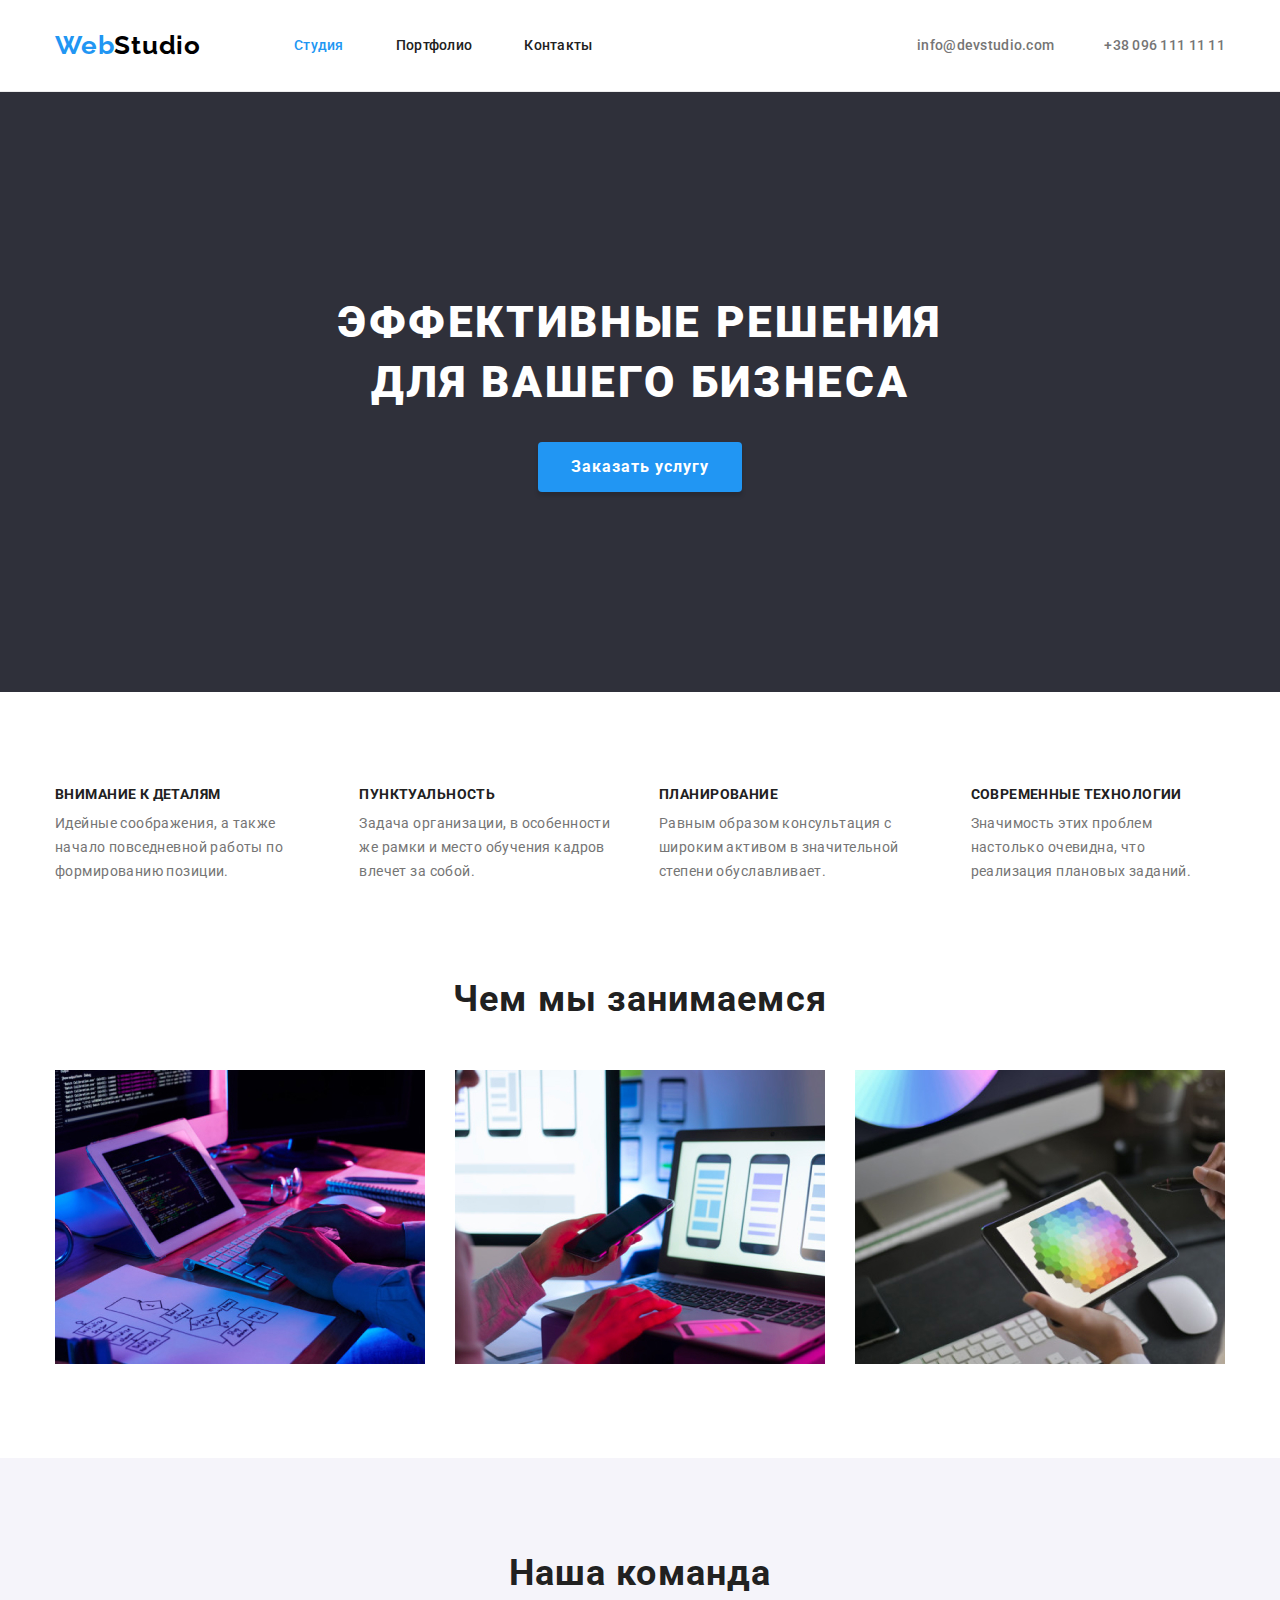
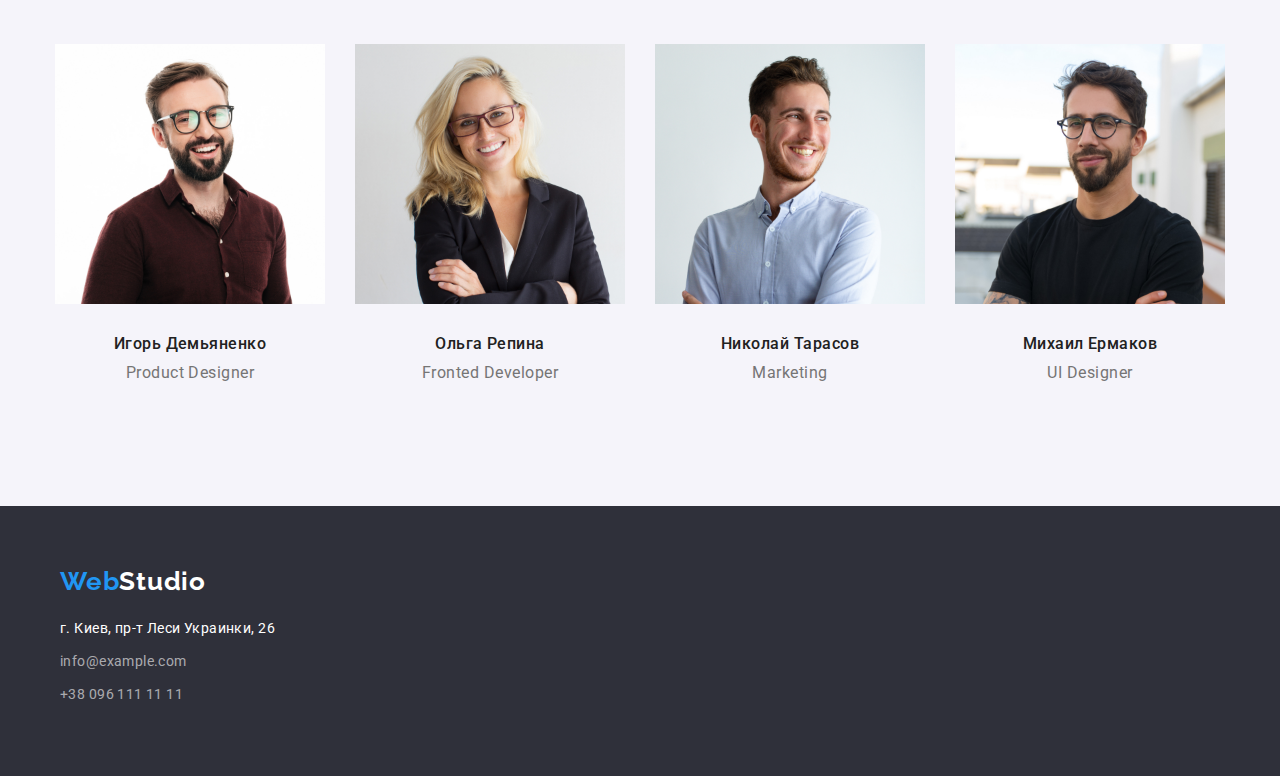
<file: index.html>
<!DOCTYPE html>
<html lang="en">
<head>
    <meta charset="UTF-8">
    <title>Webstudio</title>
    <link rel="stylesheet" href="https://cdnjs.cloudflare.com/ajax/libs/modern-normalize/1.0.0/modern-normalize.min.css">
    <link rel="preconnect" href="https://fonts.gstatic.com">
    <link href="https://fonts.googleapis.com/css2?family=Raleway:wght@700&family=Roboto:wght@400;500;700;900&display=swap"
      rel="stylesheet">
    <link rel="stylesheet" href="./css/styles.css" />

</head>
   <body>
    
      <header class="header">  <!--header container-->           
            <!--Main menu-->
            <div class="container">
               <nav class="site-nav">
                  <a class="logo" href="index.html"><span class="logoweb">Web</span><span class="logo-studio-header">Studio</span></a>    
                <ul class="nav-list"> 
                 <li class="nav-list-item"><a class="nav-list-link current" href="index.html">Студия</a></li>
                 <li class="nav-list-item"><a class="nav-list-link" href="portfolio.html">Портфолио</a></li>
                 <li class="nav-list-item"><a class="nav-list-link" href="#">Контакты</a></li>
                </ul>
                </nav>             
                    <address class="address">  <!--Contacts container-->
                      <ul class="header-address" >
                       <li class="header-mail"><a class="header-mail-link" href="mailto:info@devstudio.com">info@devstudio.com</a></li> 
                       <li class="header-tel"><a class="header-tel-link" href="tel:+380961111111">+38 096 111 11 11</a></li>  
                      </ul>
                    </address>
            </div>
      </header>
            <main>
         <section class="hero"> <!--HERO-->    
          <div class="hero-container">
             <h1 class="hero-title">эффективные решения </br>для вашего бизнеса</h1>
            <div class="button"> <!--button-->
             <button class="hero-button">Заказать услугу</button>
            </div>
          </div>                
         </section>

            
             <section class="features"> <!--characteristics-->
                      <div class="container">
                        <h2 hidden></h2>           
                          <ul class="features-list">
                            <li class="features-list-item"><h3 class="features-list-item-name">внимание к деталям</h3>
                            <p class="features-description">Идейные соображения, а также начало повседневной работы по формированию позиции.</p></li>
                         <li class="features-list-item"><h3 class="features-list-item-name">пунктуальность</h3>
                            <p class="features-description">Задача организации, в особенности же рамки и место обучения кадров влечет за собой.</p></li>
                          <li class="features-list-item"><h3 class="features-list-item-name">планирование</h3>
                            <p class="features-description">Равным образом консультация с широким активом в значительной степени обуславливает. </p> </li>
                         <li class="features-list-item"><h3 class="features-list-item-name">современные технологии</h3>
                            <p class="features-description">Значимость этих проблем настолько очевидна, что реализация плановых заданий.</p></li>
                          </ul>
                      </div>
             </section>                  
                     <section class="our-work"> <!--our work-->   
              <div class="container">
                <h2 class="title">Чем мы занимаемся</h2>
                        <ul class="our-work-list">
                            <li class="our-work-list-item"><img class="our-work-imges" src="./images/photo1.jpg" alt="photo1" width="370" height="294"/></li>
                            <li class="our-work-list-item"><img class="our-work-imges" src="./images/photo2.jpg" alt="photo2" width="370" height="294"/></li>
                            <li class="our-work-list-item"><img class="our-work-imges" src="./images/photo3.jpg" alt="photo3" width="370" height="294"/></li>
                        </ul>
                      </div>           
             </section>

                    <section class="our-team"> <!--our team-->                       
                          <div class="container">
                             <h2 class="title">Наша команда</h2>
                          <ul class="our-team-list">
                            <li class="our-team-list-item"> <!--desiner-->
                               <img class="our-team-images" src="./images/photo4.jpg" alt="desiner" width="270" height="260"/>
                               <div class="decription">
                                 <h3 class="our-team-name">Игорь Демьяненко</h3>          
                                 <p class="our-team-position">Product Designer</p>
                               </div>                   
                            </li>            
                         
                            <li class="our-team-list-item"> <!--developer-->                               
                              <img class="our-team-images" src="./images/photo5.jpg" alt="developer" width="270" height="260"/>
                              <div class="decription">
                                <h3 class="our-team-name">Ольга Репина</h3>
                                <p class="our-team-position">Fronted Developer</p>
                            </div>                
                            </li>        
                                

                            <li class="our-team-list-item"> <!--marketing-->                                
                              <img class="our-team-images" src="./images/photo6.jpg" alt="marketing" width="270" height="260" />
                              <div class="decription">
                                <h4 class="our-team-name">Николай Тарасов</h4>              
                              <p class="our-team-position">Marketing</p>                       
                              </div>
                            </li>

                            <li class="our-team-list-item"> <!--ui desiner-->                               
                              <img class="our-team-images" src="./images/photo7.jpg" alt="uidesiner" width="270" height="260"/>
                              <div class="decription">
                              <h3 class="our-team-name">Михаил Ермаков</h3>
                              <p class="our-team-position">UI Designer</p>       
                              </div>
                            </li>
                          </ul>
                        </section>
                        </div>
                        
                 </main> 
                    
                 

                 <footer class="footer">
                   <div class="footer-container container">
                        <a class="logo" href="/main"><span class="logoweb">Web</span><span class="logo-studio-footer">Studio</span></a>
                       <address class="address">
                          <p class="footer-address-street">г. Киев, пр-т Леси Украинки, 26</p> 
                            <ul class="footer-address">
                                <li class="footer-mail"><a class="footer-mail-link" href="mailto:info@example.com">info@example.com</a></li>
                                <li class="footer-tel"><a class="footer-tel-link" href="tel:+380961111111">+38 096 111 11 11</a></li>
                            </ul>
                        </address>
                    </div>
                  </footer>
                  
        
   </body>
    </html>
</file>
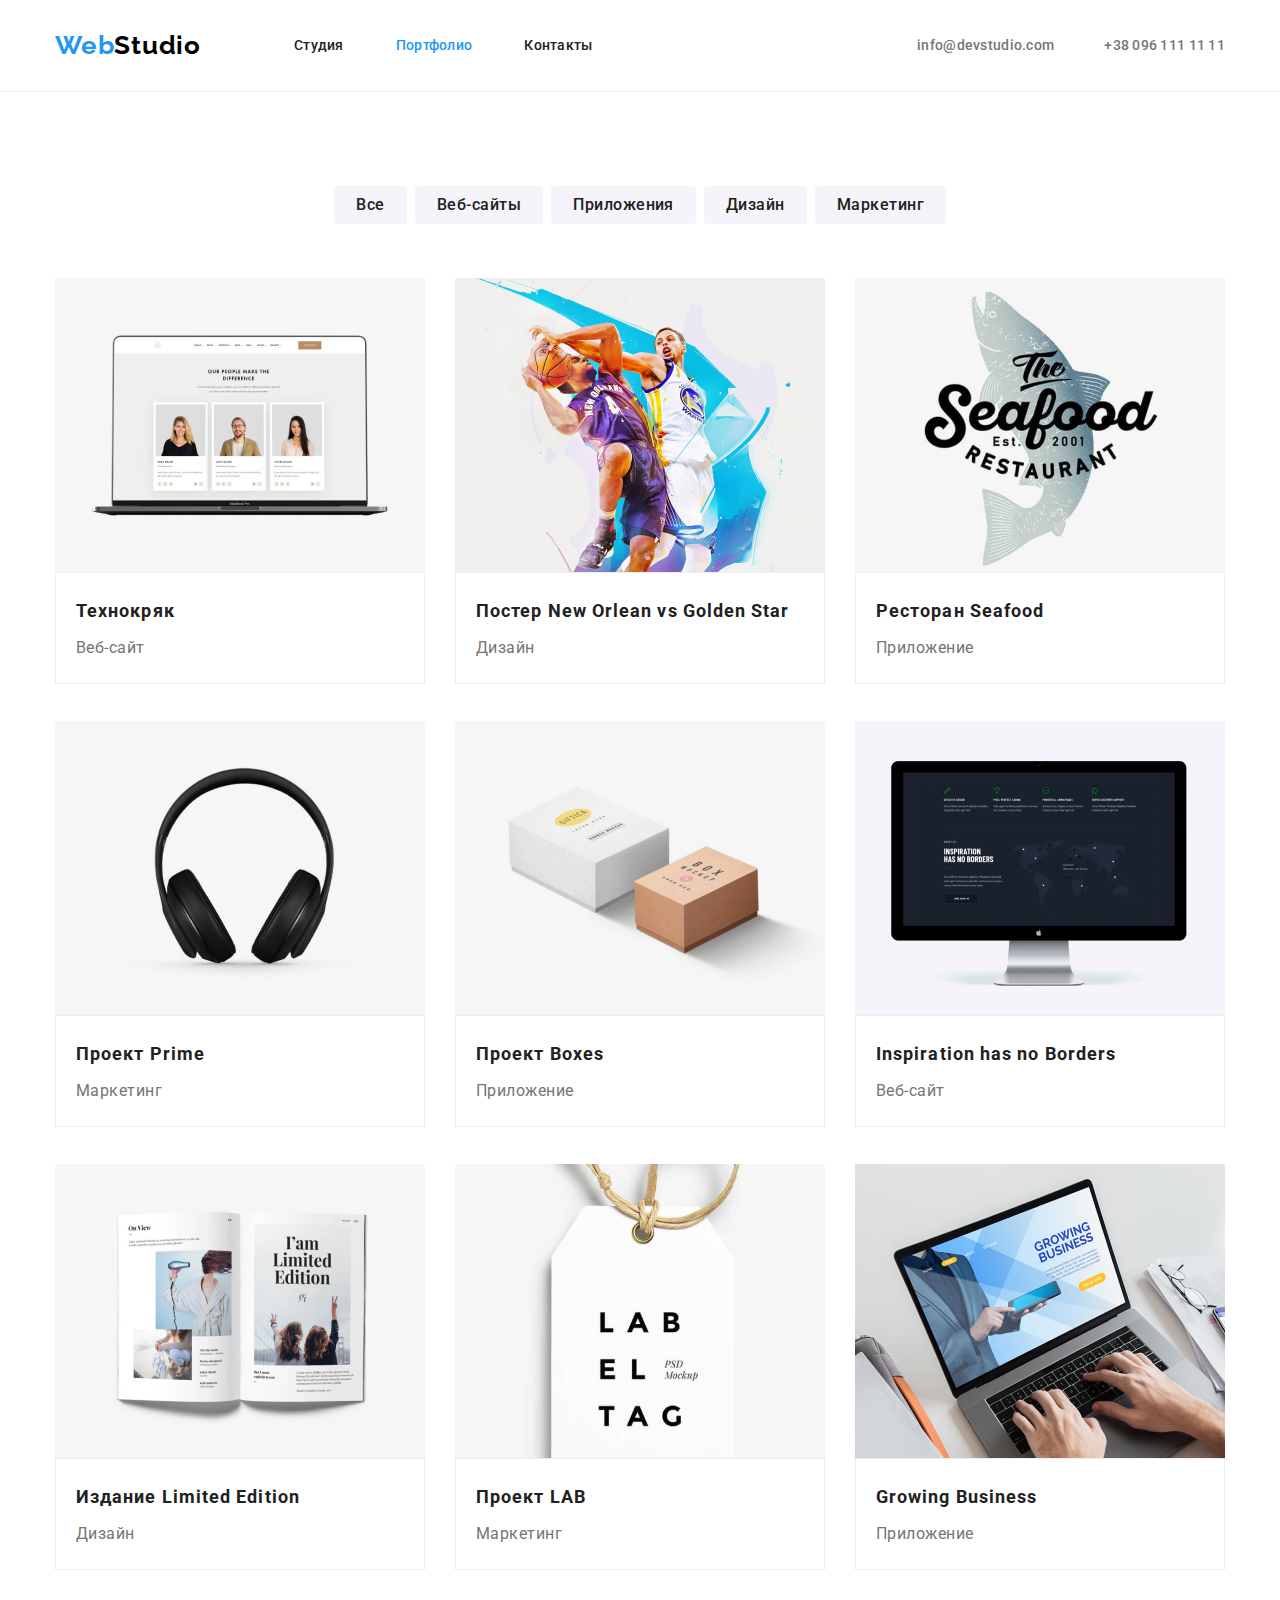
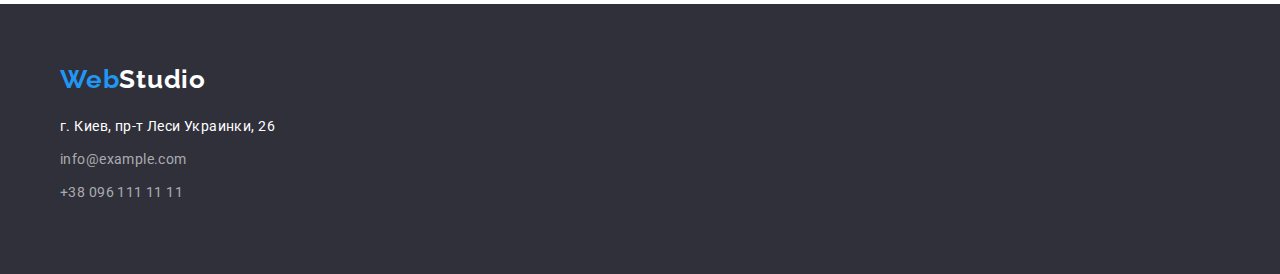
<file: portfolio.html>
<!DOCTYPE html>
<html lang="en">
<head>
    <meta charset="UTF-8">
    <title>Webstudio</title>
    <link rel="stylesheet" href="https://cdnjs.cloudflare.com/ajax/libs/modern-normalize/1.0.0/modern-normalize.min.css">
    <link rel="preconnect" href="https://fonts.gstatic.com">
    <link href="https://fonts.googleapis.com/css2?family=Raleway:wght@700&family=Roboto:wght@400;500;700;900&display=swap"
      rel="stylesheet">
    <link rel="stylesheet" href="./css/styles.css" />
</head>
   <body>
    
    <header class="header">
      <!--header container-->   
      <!--Main menu-->
      <div class="container">
        <nav class="site-nav">
          <a class="logo" href="index.html"><span class="logoweb">Web</span><span
              class="logo-studio-header">Studio</span></a>
          <ul class="nav-list">
            <li class="nav-list-item"><a class="nav-list-link " href="index.html">Студия</a></li>
            <li class="nav-list-item"><a class="nav-list-link current" href="portfolio.html">Портфолио</a></li>
            <li class="nav-list-item"><a class="nav-list-link" href="#">Контакты</a></li>
          </ul>
        </nav>
        <address class="address">
          <!--Contacts container-->
          <ul class="header-address">
            <li class="header-mail"><a class="header-mail-link" href="mailto:info@devstudio.com">info@devstudio.com</a></li>
            <li class="header-tel"><a class="header-tel-link" href="tel:+380961111111">+38 096 111 11 11</a></li>
          </ul>
        </address>
      </div>
    </header>
            <main>
              <h1 hidden>Страница портфолио</h1>
         <section class="portfolio-buttons"> <!--menu-->   
          <div class="portfolio-buttons container">
              <ul class="buttons-list">
               <li class="portfolio-buttons-list-point"><button class="buttons-list-item btn-current">Все</button></li>
              <li class="portfolio-buttons-list-point"><button class="buttons-list-item">Веб-сайты</button></li>
              <li class="portfolio-buttons-list-point"><button class="buttons-list-item">Приложения</button></li>
              <li class="portfolio-buttons-list-point"><button class="buttons-list-item">Дизайн</button></li>
              <li class="portfolio-buttons-list-point"><button class="buttons-list-item">Маркетинг</button></li>
             </ul>
             </div>
                         
             
           <!--projects-->  
           <div class="portfolio container">                
              <ul class="card-set">
                <li class="portfolio-list-item"> 
                  <img  src="./images/portfolio/project1.jpg" alt="project 1" class="portfolio-img" width="370" height="294"/>
                   <div class="card-description"> 
                  <h3 class="portfolio-list-type">Технокряк</h3>
                  <p class="portfolio-list-desc">Веб-сайт</p>
                  </div>
                </li>
                <li class="portfolio-list-item">
                  <img  src="./images/portfolio/project2.jpg" alt="project 2" class="portfolio-img" width="370" height="294"/>
                  <div class="card-description">
                    <h3 class="portfolio-list-type">Постер New Orlean vs Golden Star</h3>
                  <p class="portfolio-list-desc">Дизайн</p>
                  </div>
                </li>
                <li class="portfolio-list-item">
                  <img  src="./images/portfolio/project3.jpg" alt="project 3" class="portfolio-img" width="370" height="294"/>
                  <div class="card-description">
                    <h3 class="portfolio-list-type">Ресторан Seafood</h3>
                  <p class="portfolio-list-desc">Приложение</p>
                  </div> 
                </li>
                 <li class="portfolio-list-item">
                  <img  src="./images/portfolio/project4.jpg" alt="project 4" class="portfolio-img" width="370" height="294"/>
                 <div class="card-description">
                   <h3 class="portfolio-list-type">Проект Prime</h3>
                  <p class="portfolio-list-desc">Маркетинг</p>
                 </div> 
                </li>
                <li class="portfolio-list-item">
                  <img  src="./images/portfolio/project5.jpg" alt="project 5" class="portfolio-img" width="370" height="294" />
                  <div class="card-description">
                    <h3 class="portfolio-list-type">Проект Boxes</h3>
                  <p class="portfolio-list-desc">Приложение</p>
                  </div>
                </li>
                <li class="portfolio-list-item">
                  <img  src="./images/portfolio/project6.jpg" alt="project 6" class="portfolio-img" width="370" height="294" />
                  <div class="card-description">
                    <h3 class="portfolio-list-type">Inspiration has no Borders</h3>
                  <p class="portfolio-list-desc">Веб-сайт</p>
                  </div>
                </li>
                <li class="portfolio-list-item">
                  <img  src="./images/portfolio/project7.jpg" alt="project 7" class="portfolio-img" width="370" height="294" />
                  <div class="card-description">
                    <h3 class="portfolio-list-type">Издание Limited Edition</h3>
                  <p class="portfolio-list-desc">Дизайн</p>
                  </div>
                </li>
                <li class="portfolio-list-item">
                  <img  src="./images/portfolio/project8.jpg" alt="project 8" class="portfolio-img" width="370" height="294" />
                  <div class="card-description">
                    <h3 class="portfolio-list-type">Проект LAB</h3>
                  <p class="portfolio-list-desc">Маркетинг</p>
                  </div>
                </li>
                <li class="portfolio-list-item">
                  <img  src="./images/portfolio/project9.jpg" alt="project 9" class="portfolio-img" width="370" height="294" />
                  <div class="card-description">
                    <h3 class="portfolio-list-type">Growing Business</h3>
                  <p class="portfolio-list-desc">Приложение</p>
                  </div>
                </li>
              </ul>
             </section>                 
                </div>
                 </main> 
                 <footer class="footer">
                  <div class="footer-container container">
                       <a class="logo" href="/main"><span class="logoweb">Web</span><span class="logo-studio-footer">Studio</span></a>
                      <address class="address">
                         <p class="footer-address-street">г. Киев, пр-т Леси Украинки, 26</p> 
                           <ul class="footer-address">
                               <li class="footer-mail"><a class="footer-mail-link" href="mailto:info@example.com">info@example.com</a></li>
                               <li class="footer-tel"><a class="footer-tel-link" href="tel:+380961111111">+38 096 111 11 11</a></li>
                           </ul>
                       </address>
                   </div>
                 </footer>
        
   </body>
    </html>
</file>
<file: css/styles.css>
:root {
  --main-font: "Roboto", sans-serif;
  --secondary-font: "Raleway", sans-serif;
  --accent-color: #2196f3;
  --a:-webkit-any-link {
    text-decoration: none;
    padding: 0;
    margin: 0;
  }
}

html {
  box-sizing: border-box;
}

ul {
  list-style: none;
  padding: 0;
  margin: 0;
}
h1,
h3,
h4,
h5,
h6 {
  margin: 0px;
}
ul,
ol {
  margin: 0;
  padding: 0;
}
p {
  margin: 0;
}
img {
  display: block;
  max-width: 100%;
  height: auto;
}

.container {
  max-width: 1200px;
  padding: 0 15px;
  margin: 0 auto;
  
  
  
}
body {
  font-family: var(--main-font);
}
/*===========HEADER=========*/
.header {
  padding-top: 30px;
  padding-bottom: 30px;
}
.header .container {
  display: flex;
  align-items: center;
}
.address {
  font-style: normal;
}
.site-nav {
  display: flex;
  align-items: center;
}
.nav-list {
  display: flex;
}
.header .logo {
  margin-right: 93px;
}
.header-address {
  display: flex;
  margin-right: 0px;
}
.header-mail {
  margin-right: 50px;
}
.header-tel {
  margin-right: 0px;
}
.nav-list-item:not(:last-child) {
  margin-right: 52px;
}

.header .address {
  margin-left: auto;
}
.nav-list-link,
.header-mail-link,
.header-tel-link {
  font-weight: 500;
  font-size: 14px;
  line-height: 1.143;
  letter-spacing: 0.02em;
  text-decoration: none;
}

.nav-list-link:hover,
.header-mail-link:hover,
.header-tel-link:hover,
 .footer-mail-link:hover,
 .footer-tel-link:hover{
  color: var(--accent-color);
}


.buttons-list-item:hover,
.buttons-list-item:focus {
  background-color: var(--accent-color);
color: #ffffff;}

.nav-list-link {
  color: #212121;
}
.header-mail-link,
.header-tel-link {
  color: #757575;
}
.current {
  color: var(--accent-color);
}

/*===========END HEADER=========*/

/*===========HERO=========*/
.hero {
  background: #2f303a;
}
.hero-title {
  margin-bottom: 30px;
  font-weight: 900;
  font-size: 44px;
  line-height: 1.364;
  letter-spacing: 0.06em;
  color: #ffffff;
  text-transform: uppercase;
}
.hero-container {
  padding-top: 200px;
  padding-bottom: 200px;
  text-align: center;
}
.hero-button {
  font-weight: 700;
  font-size: 16px;
  line-height: 1.185;
  display: inline-block;
  align-items: center;
  letter-spacing: 0.06em;
  color: #ffffff;
  background: var(--accent-color);
  min-width: 200px;
  height: 50px;
  cursor: pointer;
  background: #2196f3;
  box-shadow: 0px 4px 4px rgba(0, 0, 0, 0.15);
  border-radius: 4px;
  padding: 10px 32px;
  border: 1px solid transparent;
}

/*===========END HERO=========*/

/*===========SECTION FEATURES=========*/
.features-list,
.our-work-list,
.our-team-list {
  display: flex;
}
.features-list-item:not(:last-child),
.our-work-list-item:not(:last-child),
.our-team-list-item:not(:last-child) {
  margin-right: 30px;
}

.features-list-item-name {
  font-weight: 700;
  font-size: 14px;
  line-height: 1.143;
  letter-spacing: 0.03em;
  text-transform: uppercase;
  color: #212121;
  
}
.features-list .features-list-item-name {
  margin-bottom: 10px;
  margin-top: 0px;
  max-width: 270px;
}

.features-description {
  font-weight: 400;
  font-size: 14px;
  line-height: 1.714;
  letter-spacing: 0.03em;
  color: #757575;
}
.features {
  /*display: flex;*/
  padding-top: 94px;
  padding-bottom: 94px;
}
/*===========END SECTION FEATURES=========*/
/*===========components=========*/
.title {
  font-weight: 700;
  font-size: 36px;
  line-height: 1.167;
  text-align: center;
  letter-spacing: 0.03em;
  color: #212121;
  margin-bottom: 50px;
  margin-top: 0px;
}
.logo-studio-header {
  color: #000000;
}
.logo-studio-footer {
  color: #ffffff;
}
.logoweb,
.logo {
  font-family: var(--secondary-font);
  font-weight: 700;
  font-size: 26px;
  line-height: 1.192;
  letter-spacing: 0.03em;
  color: var(--accent-color);
  text-decoration: none;
}

/*=========== end components=========*/
/*===========SECTION OUR TEAM=========*/

.our-team,
.our-work {
  text-align: center;
  padding-bottom: 94px;
}
/*.our-team .title {
  padding-top: 131px;
}*/
.our-team {
  background-color: #f5f4fa;
  padding-top: 94px;
}

}
.our-team-list-item {
  width: 270px;
  height: 368px;
  margin-bottom: 10px;
  background-color: #ffffff;
  box-shadow: 0px 1px 3px rgba(0, 0, 0, 0.12), 0px 1px 1px rgba(0, 0, 0, 0.14),
    0px 2px 1px rgba(0, 0, 0, 0.2);
  border-radius: 0px 0px 4px 4px;
}

.decription {
  padding: 30px 30px;
}

.our-team-name {
  font-weight: 500;
  font-size: 16px;
  line-height: 1.188;
  letter-spacing: 0.03em;
  color: #212121;
  margin-bottom: 10px;
}
.our-team-position {
  font-weight: 400;
  font-size: 16px;
  line-height: 1.188;
  letter-spacing: 0.03em;
  color: #757575;
}
/*===========END SECTION OUR TEAM=========*/

/*===========FOOTER=========*/
.footer {
  background: #2f303a;
  padding-bottom: 60px;
  padding-top: 60px;
  padding-left: 10px;

}


.footer .address {
  margin-top: 20px;
  width: 231px;
}
.footer-address-street {
  font-weight: 400;
  font-size: 14px;
  line-height: 1.714;
  letter-spacing: 0.03em;
  color: #ffffff;
  margin-bottom: 9px;
}
.footer-mail,
.footer-tel {
  padding-bottom: 9px;
}
.footer-mail-link,
.footer-tel-link {
  font-weight: 400;
  font-size: 14px;
  line-height: 1.714;
  letter-spacing: 0.03em;
  color: rgba(255, 255, 255, 0.6);
  text-decoration: none;
}

/*===========END FOOTER=========*/

/*================== PORTFOLIO==========*/
.header {
 border-bottom: 1px solid #ECECEC;
}
.buttons-list {
  display: flex;
   justify-content: center;
   padding-bottom: 20px;
   
}
.portfolio-buttons-list-point:not(:last-child) {
margin-right: 8px;  
}

.buttons-list-item,
.btn-current {
  font-family: "Roboto", sans-serif;
  font-weight: 500;
  font-size: 16px;
  line-height: 1.625;
  text-align: center;
  letter-spacing: 0.03em;
  color: #212121;
  text-decoration: none;
  background-color: #f5f4fa;
  border-radius: 4px;
  border: 0px;
  min-width: 73px;
padding: 6px 22px;
}
.buttons-list-item:hover,
.buttons-list-item:focus {
  filter: drop-shadow(0px 4px 4px rgba(0, 0, 0, 0.25));
}
.portfolio-list-type {
  font-weight: 700;
  font-size: 18px;
  line-height: 2;
  letter-spacing: 0.06em;
  color: #212121;
  padding-bottom: 4px;
}
.portfolio-list-desc {
  font-weight: 400;
  font-size: 16px;
  line-height: 1.875;
  letter-spacing: 0.03em;
  color: #757575;
}

.portfolio-buttons {
  margin-top: 94px;
  margin-bottom: 34px;
}

.card-set {
  display: flex;
  flex-wrap: wrap;
  padding: 0;
  list-style: none;
  align-content: center;
  min-width: 370px;
}
.card-set li:nth-child(3n) {
  margin-right: 0;
}
.card-set li:nth-last-child(-n + 3) {
  margin-bottom: 0;
}

  

.portfolio-list-item {
align-items: center;
margin-right: 30px;
margin-bottom: 37px;
}
.card-description {
  padding: 20px 20px;
  min-width: 322px;
  border: 1px solid #eeeeee;
}


  
/*================== END PORTFOLIO==========*/
</file>
